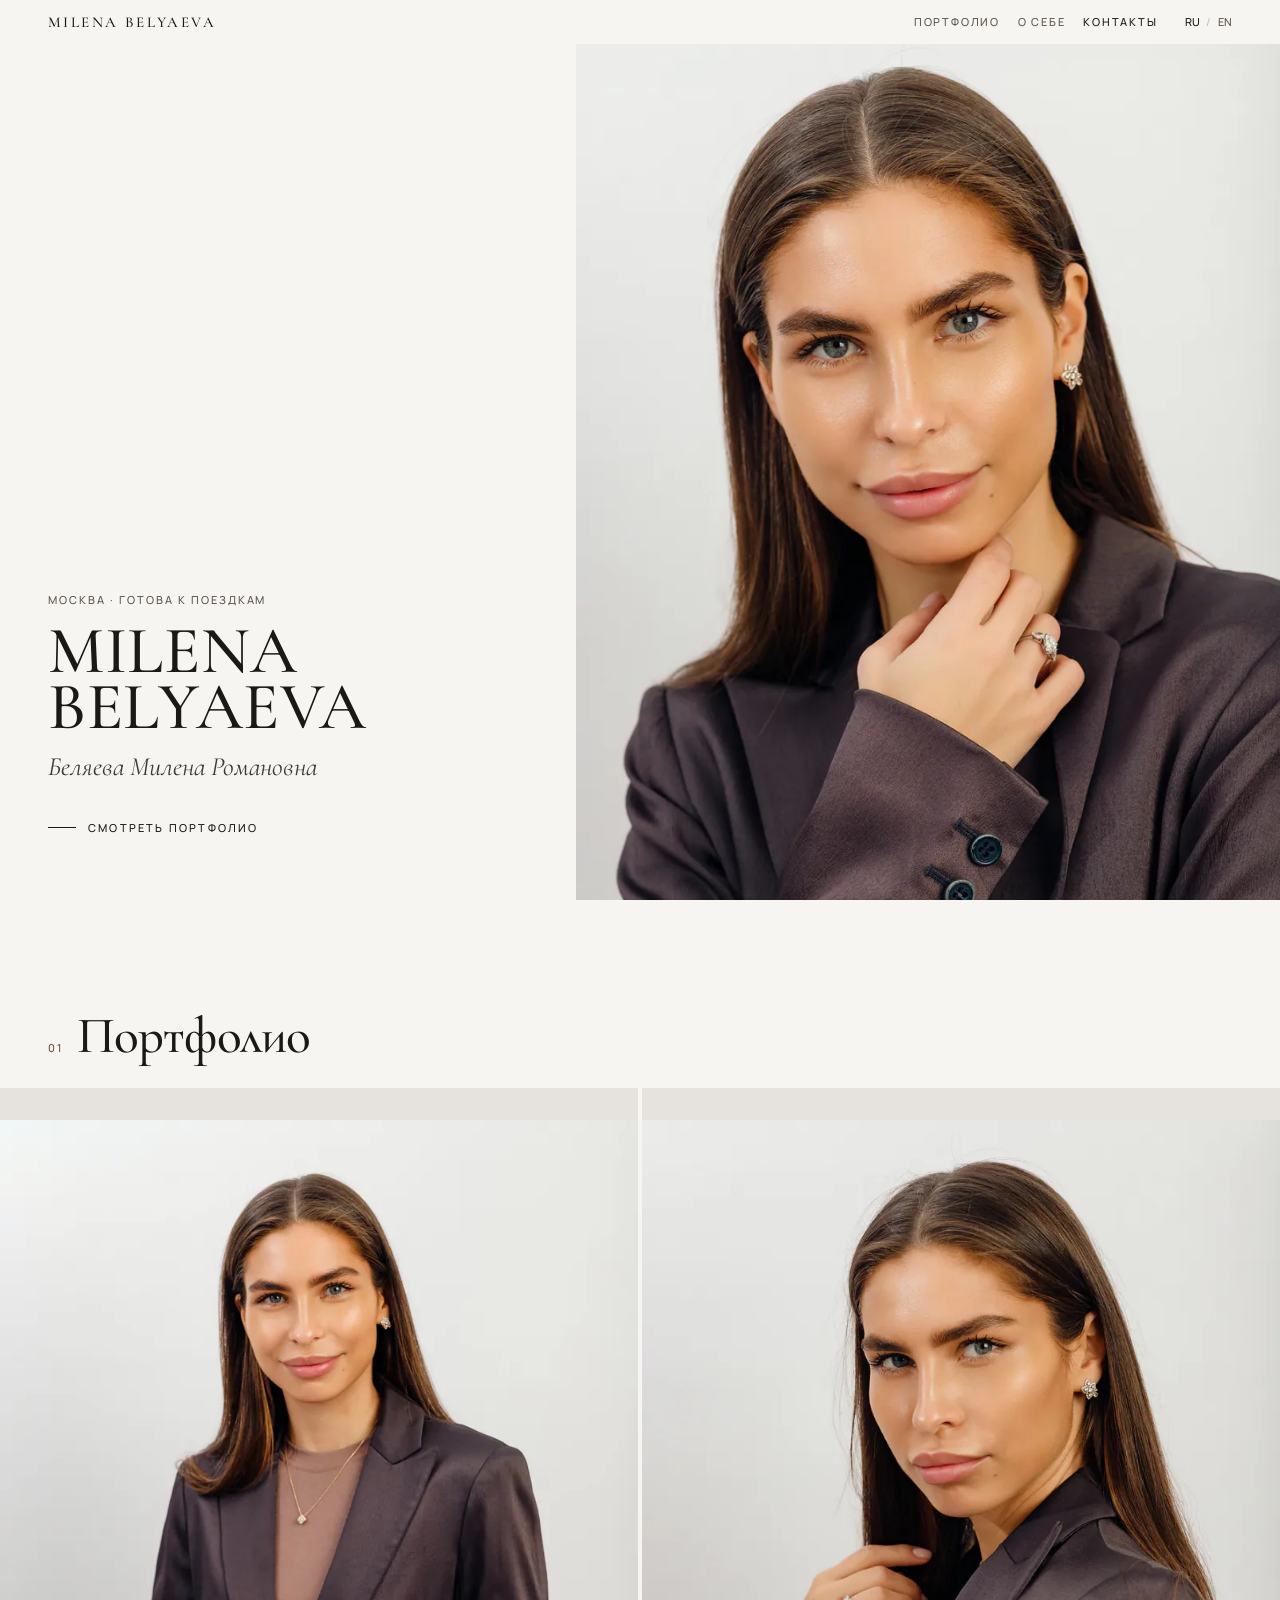
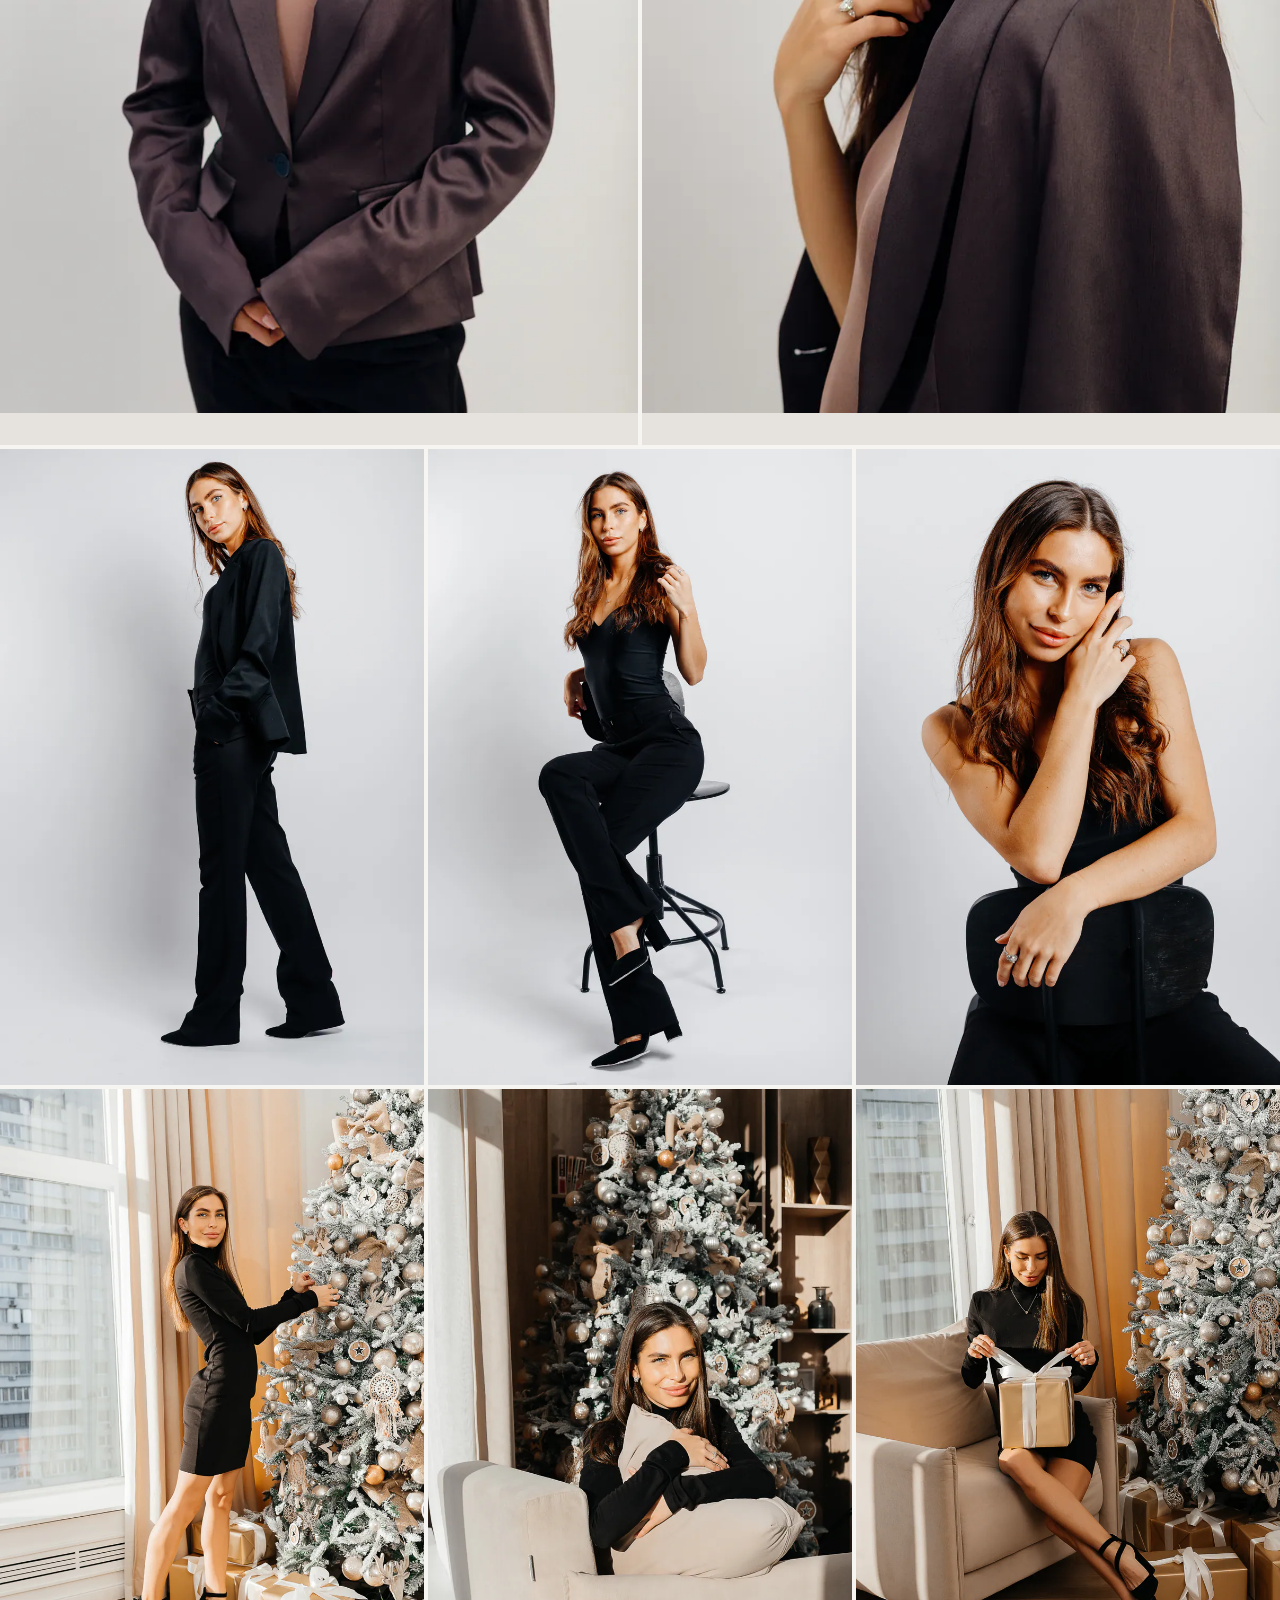
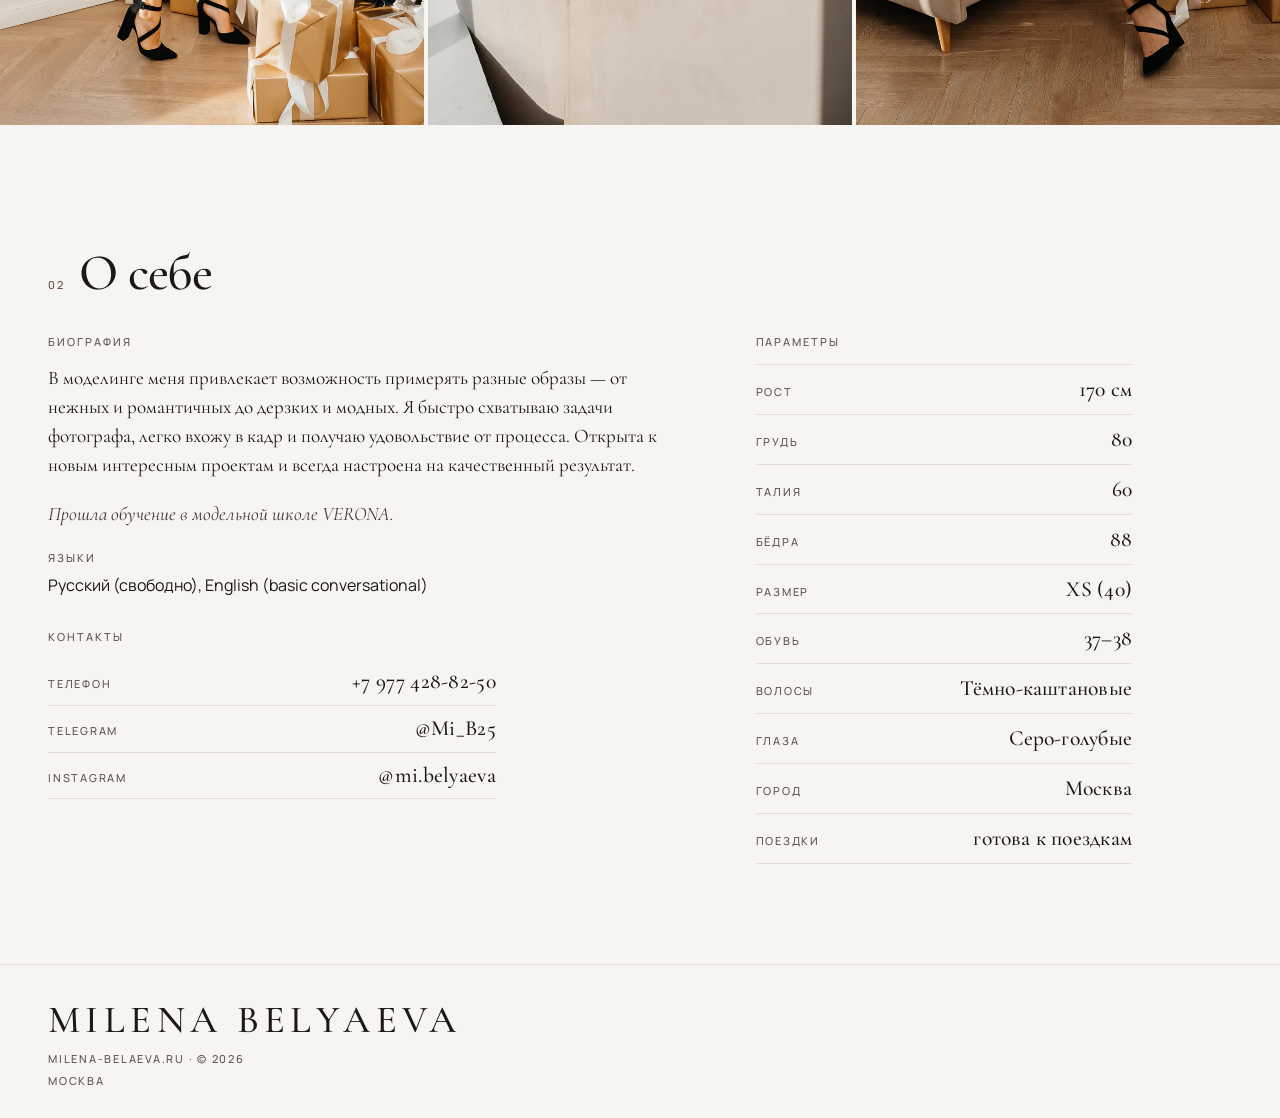
<file: index.html>
<!DOCTYPE html>
<html lang="ru">
<head>
  <meta charset="utf-8">
  <meta name="viewport" content="width=device-width, initial-scale=1, viewport-fit=cover">
  <title>Милена Беляева — модель</title>
  <meta name="description" content="Беляева Милена Романовна — модель, Москва, готова к поездкам. Рост 170 см, 80-60-88, размер XS, обувь 37–38. Портфолио и контакты.">
  <meta name="author" content="Милена Беляева">
  <meta name="theme-color" content="#f7f5f2">
  <link rel="canonical" href="https://milena-belaeva.ru/">
  <meta property="og:type" content="website">
  <meta property="og:locale" content="ru_RU">
  <meta property="og:locale:alternate" content="en_US">
  <meta property="og:site_name" content="Milena Belyaeva">
  <meta property="og:title" content="Милена Беляева — модель">
  <meta property="og:description" content="Беляева Милена Романовна — модель, Москва, готова к поездкам. Рост 170 см, 80-60-88, размер XS, обувь 37–38.">
  <meta property="og:url" content="https://milena-belaeva.ru/">
  <meta property="og:image" content="https://milena-belaeva.ru/images/og.jpg">
  <meta property="og:image:width" content="1200">
  <meta property="og:image:height" content="630">
  <meta property="og:image:alt" content="Милена Беляева">
  <meta name="twitter:card" content="summary_large_image">
  <meta name="twitter:title" content="Милена Беляева — модель">
  <meta name="twitter:description" content="Беляева Милена Романовна — модель, Москва, готова к поездкам. Рост 170 см, 80-60-88.">
  <meta name="twitter:image" content="https://milena-belaeva.ru/images/og.jpg">
  <link rel="icon" href="favicon.svg" type="image/svg+xml">
  <link rel="icon" href="favicon-32.png" sizes="32x32" type="image/png">
  <link rel="apple-touch-icon" href="apple-touch-icon.png">
  <link rel="manifest" href="site.webmanifest">
  <link rel="preconnect" href="https://fonts.googleapis.com">
  <link rel="preconnect" href="https://fonts.gstatic.com" crossorigin>
  <link href="https://fonts.googleapis.com/css2?family=Cormorant+Garamond:ital,wght@0,400;0,500;0,600;1,400;1,500&family=Manrope:wght@400;500;600&display=swap" rel="stylesheet">
  <link rel="stylesheet" href="css/styles.css">
  <script type="application/ld+json">
  {
    "@context": "https://schema.org",
    "@type": "Person",
    "name": "Милена Беляева",
    "alternateName": ["Milena Belyaeva", "Беляева Милена Романовна"],
    "jobTitle": "Model",
    "description": "Модель из Москвы, готова к поездкам. Прошла обучение в школе моделей VERONA.",
    "telephone": "+79774288250",
    "url": "https://milena-belaeva.ru/",
    "image": "https://milena-belaeva.ru/images/og.jpg",
    "homeLocation": {
      "@type": "Place",
      "name": "Москва"
    },
    "sameAs": [
      "https://instagram.com/mi.belyaeva",
      "https://t.me/Mi_B25"
    ],
    "affiliation": {
      "@type": "Organization",
      "name": "Школа моделей VERONA"
    }
  }
  </script>
</head>
<body>
  <a class="skip" href="#portfolio" data-i18n="skip">К содержанию</a>

  <header class="topbar">
    <a class="brand" href="#top">
      <span class="brand__short">Milena</span>
      <span class="brand__full">Milena Belyaeva</span>
    </a>
    <nav class="nav" data-i18n-aria="nav.label" aria-label="Разделы">
      <a href="#portfolio" data-i18n="nav.portfolio">Портфолио</a>
      <a href="#about" data-i18n="nav.about">О себе</a>
      <a href="#contact" id="nav-contacts" data-i18n="nav.contacts">Контакты</a>
    </nav>
    <div class="lang" role="group" aria-label="Language">
      <button type="button" data-set-lang="ru" aria-pressed="true">RU</button>
      <span class="lang__sep" aria-hidden="true">/</span>
      <button type="button" data-set-lang="en" aria-pressed="false">EN</button>
    </div>
  </header>

  <main id="top">
    <section class="hero" aria-labelledby="hero-title">
      <div class="hero__copy">
        <p class="eyebrow" data-config="kicker">Москва · готова к поездкам</p>
        <h1 class="hero__title" id="hero-title">
          <span>Milena</span>
          <span>Belyaeva</span>
        </h1>
        <p class="hero__ru" data-config="subtitle">Беляева Милена Романовна</p>
        <a class="text-link" href="#portfolio"><span data-i18n="hero.more">Смотреть портфолио</span></a>
      </div>
      <button class="hero__media js-photo" type="button"
        data-full="images/portrait-close-2000.webp"
        data-fallback="images/portrait-close-2000.jpg"
        data-alt-ru="Милена Беляева, студийный портрет"
        data-alt-en="Milena Belyaeva, studio portrait">
        <picture>
          <source type="image/webp"
            srcset="images/portrait-close-800.webp 800w, images/portrait-close-1400.webp 1400w, images/portrait-close-2000.webp 2000w"
            sizes="(min-width: 960px) 54vw, 100vw">
          <img
            src="images/portrait-close-1400.jpg"
            srcset="images/portrait-close-800.jpg 800w, images/portrait-close-1400.jpg 1400w, images/portrait-close-2000.jpg 2000w"
            sizes="(min-width: 960px) 54vw, 100vw"
            width="2143" height="3000"
            alt="Милена Беляева, студийный портрет"
            fetchpriority="high" decoding="async">
        </picture>
      </button>
    </section>

    <section class="section" id="portfolio" aria-labelledby="portfolio-title">
      <header class="sec-head">
        <span class="sec-head__idx">01</span>
        <h2 id="portfolio-title" data-i18n="sec.portfolio">Портфолио</h2>
      </header>
      <!-- Студия: два в ряд. Новые студийные кадры — в portfolio__grid. -->
      <div class="portfolio__grid">
        <button class="shot js-photo" type="button"
          data-full="images/portrait-standing-2000.webp"
          data-fallback="images/portrait-standing-2000.jpg"
          data-alt-ru="Милена Беляева, студийный портрет в рост"
          data-alt-en="Milena Belyaeva, full-length studio portrait">
          <picture>
            <source type="image/webp"
              srcset="images/portrait-standing-800.webp 800w, images/portrait-standing-1400.webp 1400w, images/portrait-standing-2000.webp 2000w"
              sizes="(min-width: 800px) 50vw, 100vw">
            <img
              src="images/portrait-standing-1400.jpg"
              srcset="images/portrait-standing-800.jpg 800w, images/portrait-standing-1400.jpg 1400w, images/portrait-standing-2000.jpg 2000w"
              sizes="(min-width: 800px) 50vw, 100vw"
              width="2143" height="3000"
              alt="Милена Беляева, студийный портрет в рост"
              loading="lazy" decoding="async">
          </picture>
        </button>
        <button class="shot js-photo" type="button"
          data-full="images/blazer-shoulder-2000.webp"
          data-fallback="images/blazer-shoulder-2000.jpg"
          data-alt-ru="Милена Беляева в шоколадном жакете, взгляд через плечо"
          data-alt-en="Milena Belyaeva in a chocolate blazer, looking over her shoulder">
          <picture>
            <source type="image/webp"
              srcset="images/blazer-shoulder-800.webp 800w, images/blazer-shoulder-1400.webp 1400w, images/blazer-shoulder-2000.webp 2000w"
              sizes="(min-width: 800px) 50vw, 100vw">
            <img
              src="images/blazer-shoulder-1400.jpg"
              srcset="images/blazer-shoulder-800.jpg 800w, images/blazer-shoulder-1400.jpg 1400w, images/blazer-shoulder-2000.jpg 2000w"
              sizes="(min-width: 800px) 50vw, 100vw"
              width="2143" height="3000"
              alt="Милена Беляева в шоколадном жакете, взгляд через плечо"
              loading="lazy" decoding="async">
          </picture>
        </button>
      </div>
      <!-- Чёрная серия: три кадра в ряд. -->
      <div class="portfolio__trio">
        <button class="shot js-photo" type="button"
          data-full="images/black-side-2000.webp"
          data-fallback="images/black-side-2000.jpg"
          data-alt-ru="Милена Беляева в чёрном, профиль в полный рост"
          data-alt-en="Milena Belyaeva in black, full-length side view">
          <picture>
            <source type="image/webp"
              srcset="images/black-side-800.webp 800w, images/black-side-1400.webp 1400w, images/black-side-2000.webp 2000w"
              sizes="(min-width: 800px) 33vw, 100vw">
            <img
              src="images/black-side-1400.jpg"
              srcset="images/black-side-800.jpg 800w, images/black-side-1400.jpg 1400w, images/black-side-2000.jpg 2000w"
              sizes="(min-width: 800px) 33vw, 100vw"
              width="4160" height="6240"
              alt="Милена Беляева в чёрном, профиль в полный рост"
              loading="lazy" decoding="async">
          </picture>
        </button>
        <button class="shot js-photo" type="button"
          data-full="images/black-stool-2000.webp"
          data-fallback="images/black-stool-2000.jpg"
          data-alt-ru="Милена Беляева в чёрном, сидя на барном стуле"
          data-alt-en="Milena Belyaeva in black, seated on a bar stool">
          <picture>
            <source type="image/webp"
              srcset="images/black-stool-800.webp 800w, images/black-stool-1400.webp 1400w, images/black-stool-2000.webp 2000w"
              sizes="(min-width: 800px) 33vw, 100vw">
            <img
              src="images/black-stool-1400.jpg"
              srcset="images/black-stool-800.jpg 800w, images/black-stool-1400.jpg 1400w, images/black-stool-2000.jpg 2000w"
              sizes="(min-width: 800px) 33vw, 100vw"
              width="4160" height="6240"
              alt="Милена Беляева в чёрном, сидя на барном стуле"
              loading="lazy" decoding="async">
          </picture>
        </button>
        <button class="shot js-photo" type="button"
          data-full="images/black-chair-2000.webp"
          data-fallback="images/black-chair-2000.jpg"
          data-alt-ru="Милена Беляева в чёрном, портрет на стуле"
          data-alt-en="Milena Belyaeva in black, portrait on a chair">
          <picture>
            <source type="image/webp"
              srcset="images/black-chair-800.webp 800w, images/black-chair-1400.webp 1400w, images/black-chair-2000.webp 2000w"
              sizes="(min-width: 800px) 33vw, 100vw">
            <img
              src="images/black-chair-1400.jpg"
              srcset="images/black-chair-800.jpg 800w, images/black-chair-1400.jpg 1400w, images/black-chair-2000.jpg 2000w"
              sizes="(min-width: 800px) 33vw, 100vw"
              width="4160" height="6240"
              alt="Милена Беляева в чёрном, портрет на стуле"
              loading="lazy" decoding="async">
          </picture>
        </button>
      </div>
      <!-- Новый год: три кадра в ряд. Ещё один такой кадр — в portfolio__trio. -->
      <div class="portfolio__trio">
        <button class="shot js-photo" type="button"
          data-full="images/look-tree-2000.webp"
          data-fallback="images/look-tree-2000.jpg"
          data-alt-ru="Милена Беляева у новогодней ёлки"
          data-alt-en="Milena Belyaeva by the Christmas tree">
          <picture>
            <source type="image/webp"
              srcset="images/look-tree-800.webp 800w, images/look-tree-1400.webp 1400w, images/look-tree-2000.webp 2000w"
              sizes="(min-width: 800px) 33vw, 100vw">
            <img
              src="images/look-tree-1400.jpg"
              srcset="images/look-tree-800.jpg 800w, images/look-tree-1400.jpg 1400w, images/look-tree-2000.jpg 2000w"
              sizes="(min-width: 800px) 33vw, 100vw"
              width="4160" height="6240"
              alt="Милена Беляева у новогодней ёлки"
              loading="lazy" decoding="async">
          </picture>
        </button>
        <button class="shot js-photo" type="button"
          data-full="images/look-sofa-2000.webp"
          data-fallback="images/look-sofa-2000.jpg"
          data-alt-ru="Милена Беляева с подушкой у ёлки"
          data-alt-en="Milena Belyaeva with a pillow by the Christmas tree">
          <picture>
            <source type="image/webp"
              srcset="images/look-sofa-800.webp 800w, images/look-sofa-1400.webp 1400w, images/look-sofa-2000.webp 2000w"
              sizes="(min-width: 800px) 33vw, 100vw">
            <img
              src="images/look-sofa-1400.jpg"
              srcset="images/look-sofa-800.jpg 800w, images/look-sofa-1400.jpg 1400w, images/look-sofa-2000.jpg 2000w"
              sizes="(min-width: 800px) 33vw, 100vw"
              width="4033" height="6049"
              alt="Милена Беляева с подушкой у ёлки"
              loading="lazy" decoding="async">
          </picture>
        </button>
        <button class="shot js-photo" type="button"
          data-full="images/look-gift-2000.webp"
          data-fallback="images/look-gift-2000.jpg"
          data-alt-ru="Милена Беляева с подарком"
          data-alt-en="Milena Belyaeva with a gift">
          <picture>
            <source type="image/webp"
              srcset="images/look-gift-800.webp 800w, images/look-gift-1400.webp 1400w, images/look-gift-2000.webp 2000w"
              sizes="(min-width: 800px) 33vw, 100vw">
            <img
              src="images/look-gift-1400.jpg"
              srcset="images/look-gift-800.jpg 800w, images/look-gift-1400.jpg 1400w, images/look-gift-2000.jpg 2000w"
              sizes="(min-width: 800px) 33vw, 100vw"
              width="4160" height="6240"
              alt="Милена Беляева с подарком"
              loading="lazy" decoding="async">
          </picture>
        </button>
      </div>
    </section>

    <section class="section" id="about" aria-labelledby="about-title">
      <header class="sec-head">
        <span class="sec-head__idx">02</span>
        <h2 id="about-title" data-i18n="sec.about">О себе</h2>
      </header>
      <div class="about__grid">
        <div class="about__copy">
          <p class="eyebrow" data-i18n="bio.label">Биография</p>
          <p class="bio" id="bio" data-config="bio">В моделинге меня привлекает возможность примерять разные образы — от нежных и романтичных до дерзких и модных. Я быстро схватываю задачи фотографа, легко вхожу в кадр и получаю удовольствие от процесса. Открыта к новым интересным проектам и всегда настроена на качественный результат.</p>
          <p class="experience" data-config="experience">Прошла обучение в модельной школе VERONA.</p>
          <p class="langs">
            <span class="facts__label" data-i18n="f.languages">Языки</span>
            <span data-config="languages">Русский (свободно), English (basic conversational)</span>
          </p>
          <div class="booking" id="contact">
            <h3 class="eyebrow" data-i18n="contacts.label">Контакты</h3>
            <ul class="booking__list" id="booking-list">
              <li><a href="tel:+79774288250"><span class="booking__kind">Телефон</span><span class="booking__value">+7 977 428-82-50</span></a></li>
              <li><a href="https://t.me/Mi_B25" target="_blank" rel="noopener noreferrer"><span class="booking__kind">Telegram</span><span class="booking__value">@Mi_B25</span></a></li>
              <li><a href="https://instagram.com/mi.belyaeva" target="_blank" rel="noopener noreferrer"><span class="booking__kind">Instagram</span><span class="booking__value">@mi.belyaeva</span></a></li>
            </ul>
          </div>
        </div>
        <div class="stats-wrap">
          <p class="eyebrow" data-i18n="stats.label">Параметры</p>
          <dl class="stats">
            <div>
              <dt data-i18n="m.height">Рост</dt>
              <dd data-measure="height">170 см</dd>
            </div>
            <div>
              <dt data-i18n="m.bust">Грудь</dt>
              <dd data-measure="bust">80</dd>
            </div>
            <div>
              <dt data-i18n="m.waist">Талия</dt>
              <dd data-measure="waist">60</dd>
            </div>
            <div>
              <dt data-i18n="m.hips">Бёдра</dt>
              <dd data-measure="hips">88</dd>
            </div>
            <div>
              <dt data-i18n="m.size">Размер</dt>
              <dd data-measure="size">XS (40)</dd>
            </div>
            <div>
              <dt data-i18n="m.shoes">Обувь</dt>
              <dd data-measure="shoes">37–38</dd>
            </div>
            <div>
              <dt data-i18n="m.hair">Волосы</dt>
              <dd data-measure="hair">Тёмно-каштановые</dd>
            </div>
            <div>
              <dt data-i18n="m.eyes">Глаза</dt>
              <dd data-measure="eyes">Серо-голубые</dd>
            </div>
            <div>
              <dt data-i18n="m.city">Город</dt>
              <dd data-config="city">Москва</dd>
            </div>
            <div>
              <dt data-i18n="m.travel">Поездки</dt>
              <dd data-config="travel">готова к поездкам</dd>
            </div>
          </dl>
        </div>
      </div>
    </section>
  </main>

  <footer class="footer">
    <p class="footer__name">Milena Belyaeva</p>
    <p class="footer__meta"><span>milena-belaeva.ru</span> · © <time id="year" datetime="2026">2026</time></p>
    <p class="footer__school" data-config="city">Москва</p>
  </footer>

  <div class="lb" id="lightbox" role="dialog" aria-modal="true" aria-hidden="true" data-i18n-aria="lb.label" aria-label="Просмотр фото">
    <button class="lb__close" type="button" data-i18n-aria="lb.close" aria-label="Закрыть">
      <svg viewBox="0 0 24 24" width="22" height="22" aria-hidden="true">
        <path d="M6 6 L18 18 M18 6 L6 18" fill="none" stroke="currentColor" stroke-width="1"/>
      </svg>
    </button>
    <button class="lb__nav lb__nav--prev" type="button" data-i18n-aria="lb.prev" aria-label="Предыдущее фото">
      <svg viewBox="0 0 24 24" width="28" height="28" aria-hidden="true">
        <path d="M14.5 5 L7.5 12 L14.5 19" fill="none" stroke="currentColor" stroke-width="1"/>
      </svg>
    </button>
    <figure class="lb__figure">
      <img class="lb__img" alt="">
    </figure>
    <button class="lb__nav lb__nav--next" type="button" data-i18n-aria="lb.next" aria-label="Следующее фото">
      <svg viewBox="0 0 24 24" width="28" height="28" aria-hidden="true">
        <path d="M9.5 5 L16.5 12 L9.5 19" fill="none" stroke="currentColor" stroke-width="1"/>
      </svg>
    </button>
    <p class="lb__count" aria-live="polite"><span id="lb-cur">01</span> / <span id="lb-total">07</span></p>
  </div>

  <script src="js/config.js"></script>
  <script src="js/main.js"></script>
</body>
</html>
</file>
<file: css/styles.css>
/* Милена Беляева — milena-belaeva.ru
   Цвета и шрифты собраны здесь, в :root. */

:root {
  --bg: #f7f5f2;
  --ink: #1b1916;
  --ink-soft: #3f3934;
  --muted: #5e564e;
  --line: #e4ddd4;
  --accent: #6a4c3b;
  --photo: #e6e3de;
  --pad: 20px;
  --header-h: 72px;
  --serif: "Cormorant Garamond", "Iowan Old Style", Palatino, "Palatino Linotype", Georgia, serif;
  --sans: Manrope, "Avenir Next", "Segoe UI", sans-serif;
  color-scheme: light;
}

@media (min-width: 900px) {
  :root { --pad: 48px; }
}

*,
*::before,
*::after { box-sizing: border-box; }

html {
  background: var(--bg);
  scroll-behavior: smooth;
  -webkit-text-size-adjust: 100%;
}

body {
  margin: 0;
  background: var(--bg);
  color: var(--ink);
  font-family: var(--sans);
  font-weight: 400;
  font-size: 16px;
  line-height: 1.5;
  -webkit-font-smoothing: antialiased;
  text-rendering: optimizeLegibility;
}

img { max-width: 100%; height: auto; }

button,
input { font: inherit; color: inherit; }

button {
  background: none;
  border: 0;
  padding: 0;
  cursor: pointer;
}

a { color: inherit; }

[hidden] { display: none !important; }

::selection {
  background: #e7d9cc;
  color: var(--ink);
}

:focus-visible {
  outline: 1px solid var(--accent);
  outline-offset: 3px;
}

[id] { scroll-margin-top: calc(var(--header-h) + 12px); }

.skip {
  position: absolute;
  left: 12px;
  top: -48px;
  z-index: 100;
  padding: 8px 12px;
  background: var(--bg);
  color: var(--ink);
  text-decoration: none;
}

.skip:focus { top: 12px; }

/* Header */

.topbar {
  position: sticky;
  top: 0;
  z-index: 40;
  display: flex;
  flex-wrap: wrap;
  align-items: center;
  justify-content: space-between;
  gap: 10px 18px;
  padding: 14px var(--pad) 12px;
  padding-top: max(14px, env(safe-area-inset-top));
  padding-left: max(var(--pad), env(safe-area-inset-left));
  padding-right: max(var(--pad), env(safe-area-inset-right));
  background: rgba(247, 245, 242, 0.9);
  backdrop-filter: blur(16px);
  -webkit-backdrop-filter: blur(16px);
  border-bottom: 1px solid transparent;
}

.topbar.is-scrolled { border-bottom-color: var(--line); }

.brand {
  font-family: var(--serif);
  font-weight: 500;
  font-size: 15px;
  letter-spacing: 0.16em;
  text-transform: uppercase;
  text-decoration: none;
  line-height: 1;
}

.brand__full { display: none; }

.nav {
  order: 3;
  flex: 1 0 100%;
  display: flex;
  flex-wrap: wrap;
  gap: 8px 18px;
}

.nav a {
  text-decoration: none;
  font-size: 11px;
  font-weight: 500;
  letter-spacing: 0.16em;
  text-transform: uppercase;
  color: var(--muted);
}

.nav a[aria-current="page"],
.nav a:hover { color: var(--ink); }

.lang {
  display: inline-flex;
  align-items: center;
  gap: 6px;
  margin-left: auto;
  font-size: 11px;
  font-weight: 500;
  letter-spacing: 0.14em;
}

.lang button[aria-pressed="false"] { color: var(--muted); }

.lang__sep { color: #c9c1b7; }

@media (min-width: 900px) {
  .brand__short { display: none; }
  .brand__full { display: inline; }
  .nav {
    order: 0;
    flex: 1 1 auto;
    justify-content: flex-end;
    margin-right: 10px;
  }
}

/* Hero */

.hero {
  min-height: calc(100svh - var(--header-h));
  min-height: calc(100dvh - var(--header-h));
  display: flex;
  flex-direction: column;
}

.hero__copy {
  container-type: inline-size;
  display: flex;
  flex-direction: column;
  justify-content: flex-start;
  padding: 22px var(--pad) 16px;
  padding-left: max(var(--pad), env(safe-area-inset-left));
}

.eyebrow {
  margin: 0 0 14px;
  font-size: 11px;
  font-weight: 500;
  letter-spacing: 0.18em;
  text-transform: uppercase;
  color: var(--muted);
}

.hero__title {
  margin: 0;
  font-family: var(--serif);
  font-weight: 500;
  font-size: clamp(2.6rem, 12.4vw, 6.4rem);
  line-height: 0.84;
  letter-spacing: 0.01em;
  text-transform: uppercase;
}

@supports (font-size: 1cqi) {
  .hero__title { font-size: clamp(2.55rem, 15.2cqi, 6.6rem); }
}

.hero__title span { display: block; }

.hero__ru {
  margin: 16px 0 0;
  font-family: var(--serif);
  font-style: italic;
  font-weight: 400;
  font-size: clamp(1.2rem, 2.4vw, 1.65rem);
  line-height: 1.25;
  color: var(--ink-soft);
}

.text-link {
  display: inline-flex;
  align-items: center;
  gap: 12px;
  margin-top: 26px;
  font-size: 11px;
  font-weight: 500;
  letter-spacing: 0.2em;
  text-transform: uppercase;
  text-decoration: none;
}

.text-link::before {
  content: "";
  width: 28px;
  height: 1px;
  background: currentColor;
  flex: 0 0 auto;
}

.hero__media {
  position: relative;
  flex: 1 1 auto;
  min-height: 46vh;
  overflow: hidden;
  background: var(--photo);
  cursor: zoom-in;
}

.hero__media img {
  position: absolute;
  inset: 0;
  width: 100%;
  height: 100%;
  object-fit: cover;
  object-position: center top;
}

@media (min-width: 960px) {
  .hero {
    display: grid;
    grid-template-columns: minmax(300px, 0.9fr) minmax(0, 1.1fr);
    align-items: stretch;
  }

  .hero__copy {
    justify-content: flex-end;
    padding: 48px 7vw 64px var(--pad);
  }

  .hero__media { min-height: 100%; }
  .text-link { margin-top: 36px; }
}

/* Sections */

.section { padding: 72px 0 8px; }

.sec-head {
  display: flex;
  align-items: baseline;
  gap: 14px;
  padding: 0 var(--pad) 18px;
  padding-left: max(var(--pad), env(safe-area-inset-left));
}

.sec-head__idx {
  font-size: 11px;
  font-weight: 500;
  letter-spacing: 0.16em;
  color: var(--accent);
}

.sec-head h2 {
  margin: 0;
  font-family: var(--serif);
  font-weight: 500;
  font-size: clamp(2.1rem, 4vw, 3.4rem);
  line-height: 0.95;
  letter-spacing: -0.015em;
}

/* Photos */

.shot {
  display: block;
  width: 100%;
  margin: 0;
  padding: 0;
  border: 0;
  line-height: 0;
  background: var(--photo);
  cursor: zoom-in;
  overflow: hidden;
  -webkit-tap-highlight-color: transparent;
}

.shot picture { display: block; }

.shot img {
  display: block;
  width: 100%;
  height: auto;
  transform: scale(1);
  transition: transform 0.8s ease;
}

.shot:hover img,
.shot:focus-visible img { transform: scale(1.02); }

.portfolio__grid,
.portfolio__trio {
  display: grid;
  gap: 4px;
}

.portfolio__trio { margin-top: 4px; }

.portfolio__grid .shot,
.portfolio__trio .shot { aspect-ratio: 2 / 3; }

.portfolio__grid .shot img,
.portfolio__trio .shot img {
  width: 100%;
  height: 100%;
  object-fit: cover;
  object-position: center center;
}

@media (min-width: 800px) {
  .portfolio__grid { grid-template-columns: 1fr 1fr; }
  .portfolio__trio { grid-template-columns: 1fr 1fr 1fr; }
}

@media (min-width: 900px) {
  .section { padding: 112px 0 12px; }
  .sec-head { padding-bottom: 28px; }
}

/* About */

.about__grid {
  display: grid;
  gap: 48px;
  padding: 8px var(--pad) 0;
  padding-left: max(var(--pad), env(safe-area-inset-left));
  padding-right: max(var(--pad), env(safe-area-inset-right));
}

.bio {
  margin: 0;
  max-width: 36em;
  font-family: var(--serif);
  font-weight: 400;
  font-size: clamp(1.2rem, 1.5vw, 1.48rem);
  line-height: 1.5;
  white-space: pre-line;
}

.experience {
  margin: 22px 0 0;
  max-width: 36em;
  font-family: var(--serif);
  font-style: italic;
  font-size: 1.2rem;
  line-height: 1.4;
  color: var(--ink-soft);
}

.langs {
  margin: 22px 0 0;
  max-width: 36em;
}

.facts__label {
  display: block;
  margin-bottom: 6px;
  font-size: 11px;
  font-weight: 500;
  letter-spacing: 0.18em;
  text-transform: uppercase;
  color: var(--muted);
}

.booking { margin-top: 32px; }

.booking__list {
  list-style: none;
  margin: 4px 0 0;
  padding: 0;
  max-width: 28rem;
}

.booking__list a {
  display: flex;
  align-items: baseline;
  justify-content: space-between;
  gap: 16px;
  padding: 12px 0;
  border-bottom: 1px solid var(--line);
  text-decoration: none;
  font-size: 15px;
  letter-spacing: 0.02em;
}

.booking__kind {
  font-size: 11px;
  font-weight: 500;
  letter-spacing: 0.16em;
  text-transform: uppercase;
  color: var(--muted);
}

.booking__value {
  font-family: var(--serif);
  font-size: 1.35rem;
  font-weight: 500;
  line-height: 1;
  text-align: right;
}

.stats-wrap { max-width: 440px; }

.stats {
  margin: 10px 0 0;
  border-top: 1px solid var(--line);
}

.stats > div {
  display: flex;
  justify-content: space-between;
  align-items: baseline;
  gap: 24px;
  padding: 12px 0;
  border-bottom: 1px solid var(--line);
}

.stats dt {
  font-size: 11px;
  font-weight: 500;
  letter-spacing: 0.16em;
  text-transform: uppercase;
  color: var(--muted);
}

.stats dd {
  margin: 0;
  font-family: var(--serif);
  font-weight: 500;
  font-size: 1.35rem;
  line-height: 1.15;
  letter-spacing: 0.01em;
  text-align: right;
}

@media (min-width: 900px) {
  .about__grid {
    grid-template-columns: minmax(0, 1.25fr) minmax(280px, 0.75fr);
    gap: 80px;
    align-items: start;
    max-width: 1180px;
  }
}

/* Footer */

.footer {
  margin-top: 88px;
  padding: 36px var(--pad) 28px;
  padding-bottom: max(28px, env(safe-area-inset-bottom));
  padding-left: max(var(--pad), env(safe-area-inset-left));
  border-top: 1px solid var(--line);
}

.footer__name {
  margin: 0;
  font-family: var(--serif);
  font-weight: 500;
  font-size: clamp(1.7rem, 3vw, 2.4rem);
  letter-spacing: 0.14em;
  text-transform: uppercase;
  line-height: 1;
}

.footer__meta,
.footer__school {
  margin: 12px 0 0;
  font-size: 11px;
  font-weight: 500;
  letter-spacing: 0.16em;
  text-transform: uppercase;
  color: var(--muted);
}

.footer__school { margin-top: 6px; }

/* Lightbox */

.lb {
  position: fixed;
  inset: 0;
  z-index: 80;
  display: flex;
  align-items: center;
  justify-content: center;
  background: #12100e;
  color: #f7f5f2;
  opacity: 0;
  visibility: hidden;
  pointer-events: none;
  transition: opacity 0.25s ease, visibility 0.25s ease;
  overscroll-behavior: contain;
}

.lb.is-open {
  opacity: 1;
  visibility: visible;
  pointer-events: auto;
}

.lb__figure {
  margin: 0;
  max-width: min(920px, calc(100vw - 28px));
  max-height: calc(100dvh - 168px);
}

.lb__img {
  display: block;
  max-width: min(920px, calc(100vw - 28px));
  max-height: calc(100dvh - 168px);
  width: auto;
  height: auto;
  object-fit: contain;
  opacity: 0;
  user-select: none;
  -webkit-user-drag: none;
}

.lb__img.is-in { opacity: 1; transition: opacity 0.2s ease; }

.lb__close,
.lb__nav {
  position: absolute;
  z-index: 2;
  width: 44px;
  height: 44px;
  display: grid;
  place-items: center;
  color: #f7f5f2;
}

.lb__close { top: max(12px, env(safe-area-inset-top)); right: max(12px, env(safe-area-inset-right)); }

.lb__nav--prev { left: 12px; top: 50%; transform: translateY(-50%); }
.lb__nav--next { right: 12px; top: 50%; transform: translateY(-50%); }

.lb__count {
  position: absolute;
  left: 0;
  right: 0;
  bottom: max(18px, env(safe-area-inset-bottom));
  margin: 0;
  text-align: center;
  font-size: 11px;
  font-weight: 500;
  letter-spacing: 0.22em;
  color: rgba(247, 245, 242, 0.82);
  pointer-events: none;
}

@media (min-width: 800px) {
  .lb__figure,
  .lb__img {
    max-width: min(920px, calc(100vw - 180px));
  }
}

@media (max-width: 720px) {
  .lb__nav--prev,
  .lb__nav--next {
    top: auto;
    bottom: max(8px, env(safe-area-inset-bottom));
    transform: none;
  }
}

/* 404 */

.missing {
  min-height: 100svh;
  display: flex;
  flex-direction: column;
  justify-content: center;
  padding: 64px var(--pad);
  gap: 8px;
}

.missing h1 {
  margin: 0;
  font-family: var(--serif);
  font-weight: 500;
  font-size: clamp(2.6rem, 7vw, 4.8rem);
  line-height: 0.95;
  letter-spacing: -0.02em;
}

.missing__en {
  margin: 0;
  font-family: var(--serif);
  font-style: italic;
  font-size: 1.3rem;
  color: var(--ink-soft);
}

.missing .text-link { width: fit-content; }

@media (prefers-reduced-motion: reduce) {
  html { scroll-behavior: auto; }

  *,
  *::before,
  *::after {
    animation: none !important;
    transition: none !important;
  }
}
</file>
